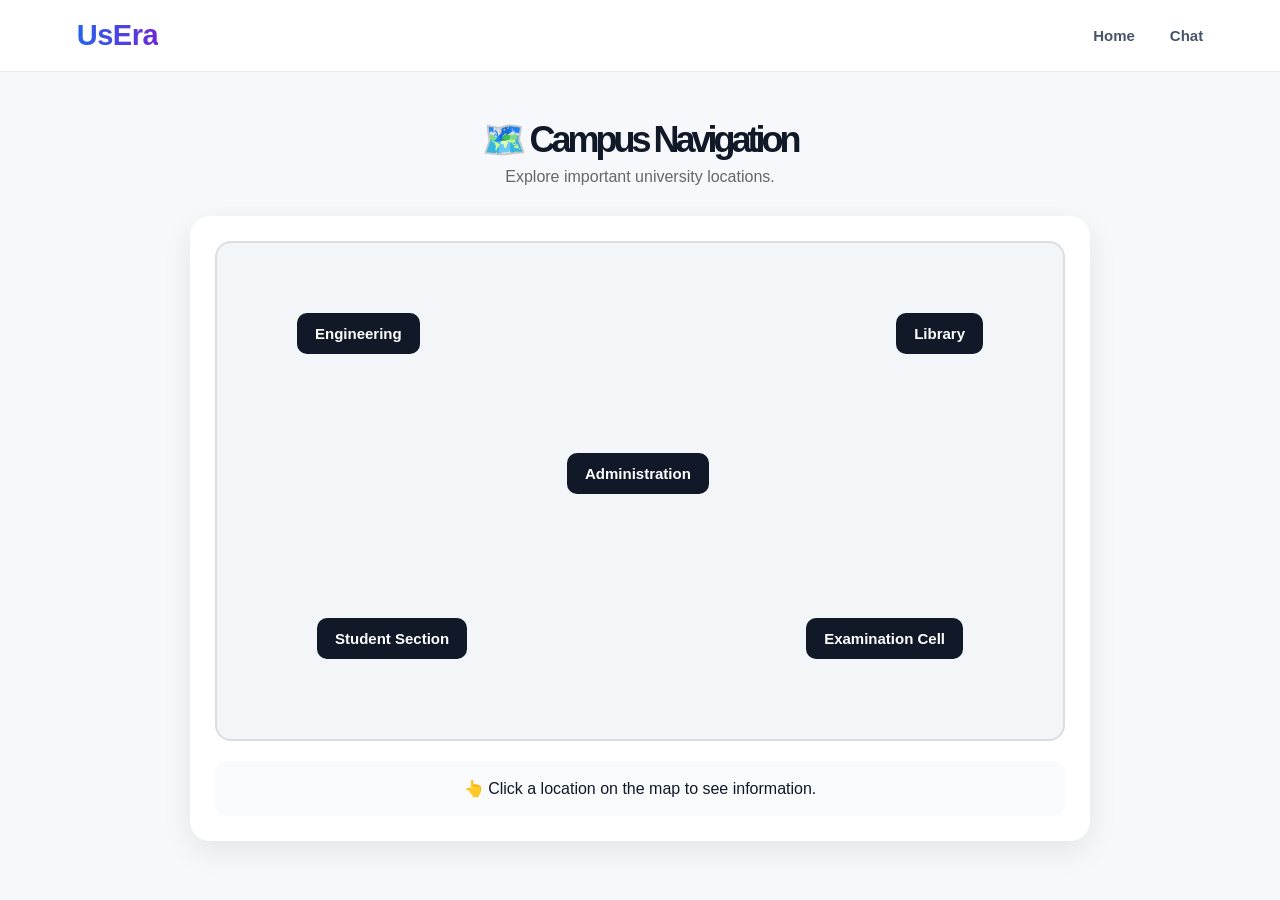
<file: campus.html>
<!DOCTYPE html>
<html lang="en">
<head>
    <meta charset="UTF-8">
    <meta name="viewport" content="width=device-width, initial-scale=1.0">

    <title>UsEra Campus Navigation</title>

    <link rel="stylesheet" href="style.css">

    <style>
        .campus-page {
            padding: 50px 20px;
            min-height: 80vh;
        }

        .campus-header {
            text-align: center;
            margin-bottom: 30px;
        }

        .campus-header h1 {
            font-size: 36px;
            margin-bottom: 10px;
        }

        .campus-header p {
            color: #666;
        }

        .map-container {
            max-width: 900px;
            margin: auto;
            background: white;
            border-radius: 20px;
            padding: 25px;
            box-shadow: 0 10px 30px rgba(0,0,0,0.08);
        }

        .campus-map {
            position: relative;
            height: 500px;
            background: #f3f6f9;
            border: 2px solid #ddd;
            border-radius: 16px;
            overflow: hidden;
        }

        .location {
            position: absolute;
            padding: 12px 18px;
            border: none;
            border-radius: 10px;
            background: #111827;
            color: white;
            cursor: pointer;
            font-weight: 600;
        }

        .location:hover {
            transform: scale(1.05);
        }

        .engineering {
            top: 70px;
            left: 80px;
        }

        .library {
            top: 70px;
            right: 80px;
        }

        .admin {
            top: 210px;
            left: 350px;
        }

        .student {
            bottom: 80px;
            left: 100px;
        }

        .exam {
            bottom: 80px;
            right: 100px;
        }

        #locationInfo {
            margin-top: 20px;
            padding: 18px;
            border-radius: 12px;
            background: #f8fafc;
            text-align: center;
            font-size: 16px;
        }
    </style>
</head>

<body>

<header>
    <div class="logo">UsEra</div>

    <nav>
        <a href="index.html">Home</a>
        <a href="chat.html">Chat</a>
    </nav>
</header>


<main class="campus-page">

    <div class="campus-header">
        <h1>🗺️ Campus Navigation</h1>
        <p>Explore important university locations.</p>
    </div>


    <div class="map-container">

        <div class="campus-map">

            <button class="location engineering"
                onclick="showLocation('Engineering')">
                Engineering
            </button>

            <button class="location library"
                onclick="showLocation('Library')">
                Library
            </button>

            <button class="location admin"
                onclick="showLocation('Administration')">
                Administration
            </button>

            <button class="location student"
                onclick="showLocation('Student Section')">
                Student Section
            </button>

            <button class="location exam"
                onclick="showLocation('Examination Cell')">
                Examination Cell
            </button>

        </div>


        <div id="locationInfo">
            👆 Click a location on the map to see information.
        </div>

    </div>

</main>


<script>

function showLocation(location) {

    const info = document.getElementById("locationInfo");

    const descriptions = {

        "Engineering":
            "Rai School of Engineering — a university academic school.",

        "Library":
            "Library & Learning Resources — academic learning resources for students.",

        "Administration":
            "University administration and academic support area.",

        "Student Section":
            "Student Section — student-related university services.",

        "Examination Cell":
            "Examination Cell — examination-related information and support."

    };

    info.innerText = descriptions[location];

}

</script>

</body>
</html>
</file>
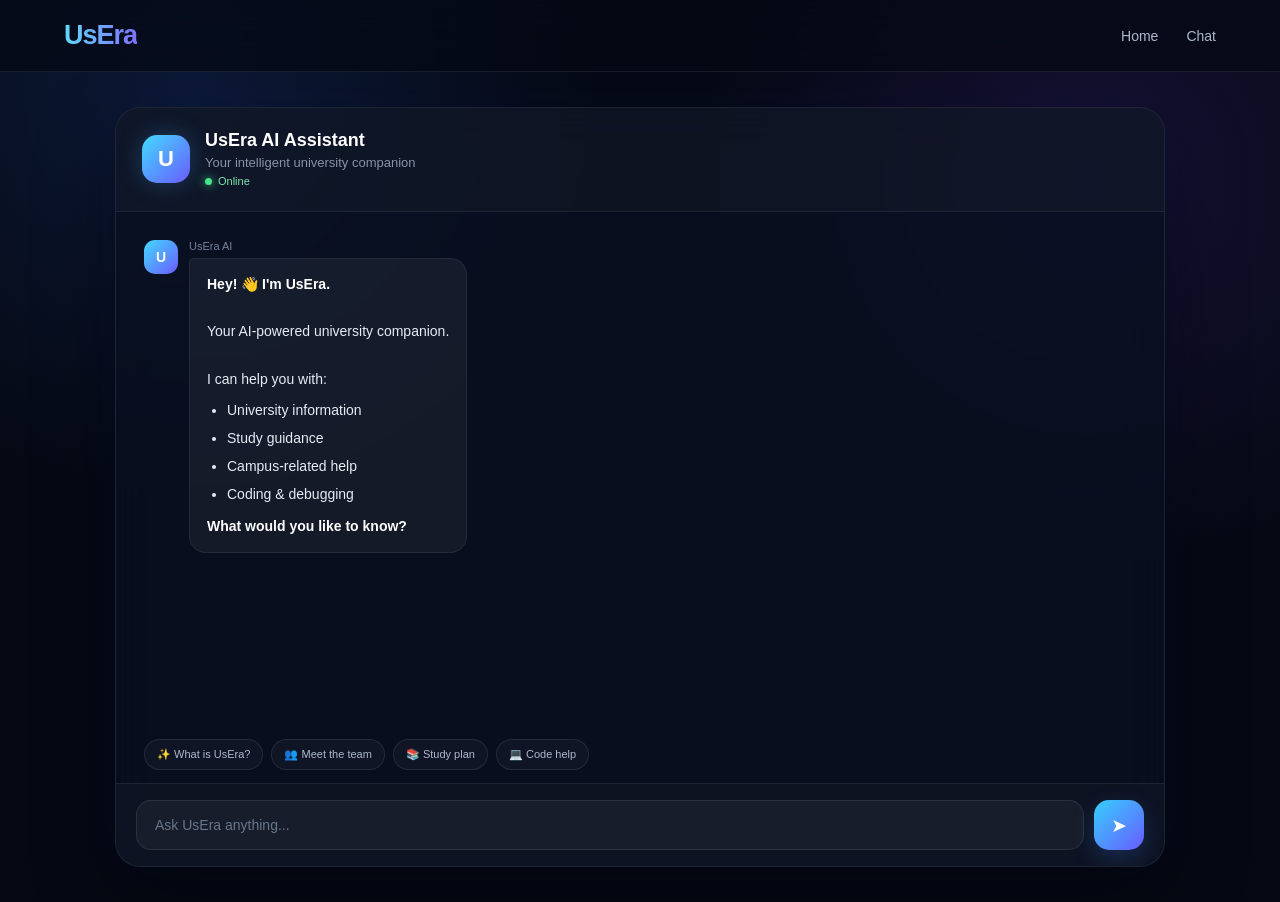
<file: chat.html>
<!DOCTYPE html>
<html lang="en">
<head>
    <meta charset="UTF-8">
    <meta name="viewport" content="width=device-width, initial-scale=1.0">

    <title>UsEra AI Assistant</title>

    <style>
        * {
            box-sizing: border-box;
            margin: 0;
            padding: 0;
        }

        body {
            font-family: Inter, Arial, sans-serif;
            background:
                radial-gradient(circle at 15% 10%, rgba(53, 120, 255, 0.15), transparent 30%),
                radial-gradient(circle at 85% 20%, rgba(130, 70, 255, 0.14), transparent 30%),
                #050914;
            color: #ffffff;
            min-height: 100vh;
        }

        /* ================= HEADER ================= */

        header {
            height: 72px;
            display: flex;
            align-items: center;
            justify-content: space-between;
            padding: 0 5%;
            border-bottom: 1px solid rgba(255,255,255,0.08);
            background: rgba(5, 9, 20, 0.72);
            backdrop-filter: blur(18px);
            position: sticky;
            top: 0;
            z-index: 100;
        }

        .logo {
            font-size: 27px;
            font-weight: 800;
            letter-spacing: -1px;
            background: linear-gradient(90deg, #62d9ff, #7c72ff);
            background-clip: text;
            -webkit-background-clip: text;
            -webkit-text-fill-color: transparent;
        }

        nav {
            display: flex;
            gap: 28px;
        }

        nav a {
            color: #aeb8cc;
            text-decoration: none;
            font-size: 14px;
            transition: 0.25s;
        }

        nav a:hover {
            color: white;
        }

        /* ================= CHAT PAGE ================= */

        .chat-page {
            width: 100%;
            min-height: calc(100vh - 72px);
            display: flex;
            justify-content: center;
            padding: 35px 18px;
        }

        .chat-container {
            width: 100%;
            max-width: 1050px;
            height: calc(100vh - 140px);
            min-height: 600px;

            display: flex;
            flex-direction: column;

            background: rgba(10, 16, 32, 0.78);
            border: 1px solid rgba(255,255,255,0.09);
            border-radius: 25px;

            box-shadow:
                0 30px 80px rgba(0,0,0,0.45),
                0 0 60px rgba(55,110,255,0.06);

            overflow: hidden;
            backdrop-filter: blur(20px);
        }

        /* ================= CHAT TITLE ================= */

        .chat-title {
            display: flex;
            align-items: center;
            gap: 15px;
            padding: 22px 26px;

            border-bottom: 1px solid rgba(255,255,255,0.07);

            background: rgba(255,255,255,0.025);
        }

        .ai-avatar {
            width: 48px;
            height: 48px;
            border-radius: 15px;

            display: flex;
            align-items: center;
            justify-content: center;

            font-size: 22px;
            font-weight: 800;

            background: linear-gradient(135deg, #43d9ff, #695cff);

            box-shadow:
                0 0 25px rgba(73, 177, 255, 0.25);
        }

        .chat-title h1 {
            font-size: 18px;
            margin-bottom: 4px;
        }

        .chat-title p {
            font-size: 13px;
            color: #8793aa;
        }

        .online {
            display: inline-flex;
            align-items: center;
            gap: 6px;
            margin-top: 5px;
            font-size: 11px;
            color: #7de6b0;
        }

        .online-dot {
            width: 7px;
            height: 7px;
            border-radius: 50%;
            background: #45e58b;
            box-shadow: 0 0 10px #45e58b;
        }

        /* ================= MESSAGES ================= */

        .messages {
            flex: 1;
            overflow-y: auto;
            padding: 28px;
            scroll-behavior: smooth;
        }

        .messages::-webkit-scrollbar {
            width: 6px;
        }

        .messages::-webkit-scrollbar-thumb {
            background: rgba(255,255,255,0.12);
            border-radius: 20px;
        }

        .message-row {
            display: flex;
            gap: 11px;
            margin-bottom: 22px;
            animation: messageIn 0.3s ease;
        }

        .message-row.user {
            justify-content: flex-end;
        }

        .mini-avatar {
            width: 34px;
            height: 34px;
            min-width: 34px;

            border-radius: 11px;

            display: flex;
            align-items: center;
            justify-content: center;

            font-size: 14px;
            font-weight: 700;

            background: linear-gradient(135deg, #43d9ff, #695cff);
        }

        .user-avatar {
            background: linear-gradient(135deg, #6a6dff, #a75cff);
        }

        .message-content {
            max-width: 75%;
        }

        .message-name {
            font-size: 11px;
            color: #76839a;
            margin-bottom: 6px;
        }

        .message {
            padding: 14px 17px;
            border-radius: 17px;

            font-size: 14px;
            line-height: 1.7;

            word-wrap: break-word;
        }

        .ai-message {
            background: rgba(255,255,255,0.055);
            border: 1px solid rgba(255,255,255,0.07);
            border-top-left-radius: 5px;
            color: #e7ebf3;
        }

        .user-message {
            background: linear-gradient(135deg, #276fff, #6756ee);
            border-top-right-radius: 5px;
            box-shadow: 0 8px 25px rgba(52, 100, 255, 0.16);
        }

        /* ================= AI TEXT ================= */

        .ai-message strong {
            color: white;
            font-weight: 700;
        }

        .ai-message h3 {
            font-size: 15px;
            color: #8edfff;
            margin: 4px 0 9px;
        }

        .ai-message ul {
            padding-left: 20px;
            margin: 8px 0;
        }

        .ai-message li {
            margin: 4px 0;
        }

        /* ================= CODE ================= */

        .code-wrapper {
            margin-top: 12px;
            border: 1px solid rgba(255,255,255,0.08);
            border-radius: 12px;
            overflow: hidden;
            background: #03060d;
        }

        .code-top {
            display: flex;
            align-items: center;
            justify-content: space-between;
            padding: 8px 12px;
            background: rgba(255,255,255,0.045);
            color: #8793aa;
            font-size: 11px;
        }

        .copy-code {
            border: none;
            background: rgba(255,255,255,0.08);
            color: #cdd6e8;
            padding: 5px 9px;
            border-radius: 7px;
            cursor: pointer;
            font-size: 11px;
        }

        .copy-code:hover {
            background: rgba(255,255,255,0.14);
        }

        pre {
            padding: 14px;
            overflow-x: auto;
            color: #dce5f7;
            font-size: 12px;
            line-height: 1.6;
        }

        code {
            font-family: Consolas, monospace;
        }

        /* ================= COPY RESPONSE ================= */

        .message-actions {
            margin-top: 7px;
        }

        .copy-response {
            border: none;
            background: transparent;
            color: #66748d;
            cursor: pointer;
            font-size: 11px;
            padding: 3px 0;
        }

        .copy-response:hover {
            color: #aeb9cd;
        }

        /* ================= THINKING ================= */

        .thinking {
            display: flex;
            align-items: center;
            gap: 5px;
        }

        .thinking span {
            width: 6px;
            height: 6px;
            border-radius: 50%;
            background: #7d8cff;
            animation: thinking 1.2s infinite;
        }

        .thinking span:nth-child(2) {
            animation-delay: 0.2s;
        }

        .thinking span:nth-child(3) {
            animation-delay: 0.4s;
        }

        @keyframes thinking {
            0%, 60%, 100% {
                transform: translateY(0);
                opacity: 0.4;
            }

            30% {
                transform: translateY(-5px);
                opacity: 1;
            }
        }

        @keyframes messageIn {
            from {
                opacity: 0;
                transform: translateY(8px);
            }

            to {
                opacity: 1;
                transform: translateY(0);
            }
        }

        /* ================= QUICK PROMPTS ================= */

        .quick-prompts {
            display: flex;
            gap: 8px;
            overflow-x: auto;
            padding: 0 28px 13px;
        }

        .quick-prompts::-webkit-scrollbar {
            display: none;
        }

        .quick-btn {
            white-space: nowrap;
            padding: 8px 12px;
            border-radius: 20px;

            border: 1px solid rgba(255,255,255,0.09);
            background: rgba(255,255,255,0.035);

            color: #aeb9cd;
            font-size: 11px;
            cursor: pointer;
            transition: 0.25s;
        }

        .quick-btn:hover {
            color: white;
            border-color: rgba(92,160,255,0.5);
            background: rgba(66,116,255,0.10);
        }

        /* ================= INPUT ================= */

        .chat-box {
            display: flex;
            align-items: center;
            gap: 10px;

            padding: 16px 20px;

            border-top: 1px solid rgba(255,255,255,0.07);
            background: rgba(255,255,255,0.025);
        }

        .chat-box input {
            flex: 1;

            height: 50px;
            padding: 0 18px;

            border-radius: 15px;
            border: 1px solid rgba(255,255,255,0.09);

            background: rgba(255,255,255,0.045);
            color: white;

            outline: none;
            font-size: 14px;

            transition: 0.25s;
        }

        .chat-box input:focus {
            border-color: rgba(91,155,255,0.6);
            box-shadow: 0 0 0 3px rgba(65,120,255,0.08);
        }

        .chat-box input::placeholder {
            color: #69758a;
        }

        .send-button {
            width: 50px;
            height: 50px;

            border: none;
            border-radius: 15px;

            cursor: pointer;

            color: white;
            font-size: 19px;

            background: linear-gradient(135deg, #35cfff, #695cff);

            box-shadow: 0 8px 22px rgba(62,130,255,0.22);

            transition: 0.2s;
        }

        .send-button:hover {
            transform: translateY(-2px);
            box-shadow: 0 12px 28px rgba(62,130,255,0.32);
        }

        .send-button:active {
            transform: scale(0.95);
        }

        /* ================= RESPONSIVE ================= */

        @media (max-width: 700px) {

            header {
                padding: 0 20px;
            }

            nav {
                gap: 15px;
            }

            .chat-page {
                padding: 0;
            }

            .chat-container {
                height: calc(100vh - 72px);
                min-height: 0;
                border-radius: 0;
                border-left: none;
                border-right: none;
            }

            .messages {
                padding: 20px 15px;
            }

            .quick-prompts {
                padding-left: 15px;
                padding-right: 15px;
            }

            .message-content {
                max-width: 86%;
            }

            .chat-title {
                padding: 17px;
            }

            .chat-box {
                padding: 12px;
            }
        }
    </style>
</head>

<body>

<header>

    <div class="logo">UsEra</div>

    <nav>
        <a href="index.html">Home</a>
        <a href="chat.html">Chat</a>
    </nav>

</header>


<main class="chat-page">

    <div class="chat-container">

        <!-- CHAT HEADER -->

        <div class="chat-title">

            <div class="ai-avatar">
                U
            </div>

            <div>

                <h1>UsEra AI Assistant</h1>

                <p>Your intelligent university companion</p>

                <div class="online">
                    <span class="online-dot"></span>
                    Online
                </div>

            </div>

        </div>


        <!-- MESSAGES -->

        <div class="messages" id="messages">

            <div class="message-row">

                <div class="mini-avatar">
                    U
                </div>

                <div class="message-content">

                    <div class="message-name">
                        UsEra AI
                    </div>

                    <div class="message ai-message">

                        <strong>Hey! 👋 I'm UsEra.</strong>

                        <br><br>

                        Your AI-powered university companion.

                        <br><br>

                        I can help you with:

                        <ul>
                            <li>University information</li>
                            <li>Study guidance</li>
                            <li>Campus-related help</li>
                            <li>Coding & debugging</li>
                        </ul>

                        <strong>What would you like to know?</strong>

                    </div>

                </div>

            </div>

        </div>


        <!-- QUICK PROMPTS -->

        <div class="quick-prompts">

            <button class="quick-btn"
                onclick="usePrompt('Tell me about UsEra')">
                ✨ What is UsEra?
            </button>

            <button class="quick-btn"
                onclick="usePrompt('Who created UsEra?')">
                👥 Meet the team
            </button>

            <button class="quick-btn"
                onclick="usePrompt('Help me create a study plan')">
                📚 Study plan
            </button>

            <button class="quick-btn"
                onclick="usePrompt('Help me fix a coding error')">
                💻 Code help
            </button>

        </div>


        <!-- INPUT -->

        <div class="chat-box">

            <input
                type="text"
                id="userInput"
                placeholder="Ask UsEra anything..."
                autocomplete="off"
                onkeydown="handleEnter(event)"
            >

            <button
                class="send-button"
                onclick="sendMessage()"
                aria-label="Send message"
            >
                ➤
            </button>

        </div>

    </div>

</main>


<script>

    // ===============================
    // SEND MESSAGE
    // ===============================

    async function sendMessage() {

        const input = document.getElementById("userInput");
        const messages = document.getElementById("messages");

        const text = input.value.trim();

        if (text === "") {
            return;
        }


        // Show user message

        addUserMessage(text);

        input.value = "";

        input.focus();


        // Show thinking animation

        const thinkingMessage = document.createElement("div");

        thinkingMessage.className = "message-row";
        thinkingMessage.id = "thinkingMessage";

        thinkingMessage.innerHTML = `

            <div class="mini-avatar">
                U
            </div>

            <div class="message-content">

                <div class="message-name">
                    UsEra AI
                </div>

                <div class="message ai-message">

                    <div class="thinking">
                        <span></span>
                        <span></span>
                        <span></span>

                        <span style="
                            width:auto;
                            height:auto;
                            background:none;
                            margin-left:5px;
                            opacity:0.7;
                        ">
                            Thinking...
                        </span>

                    </div>

                </div>

            </div>
        `;

        messages.appendChild(thinkingMessage);

        scrollToBottom();


        try {

            const response = await fetch("/chat", {

                method: "POST",

                headers: {
                    "Content-Type": "application/json"
                },

                body: JSON.stringify({
                    message: text
                })

            });


            if (!response.ok) {
                throw new Error("Server error");
            }


            const data = await response.json();


            // Remove thinking

            thinkingMessage.remove();


            // Show AI response

            addAIMessage(data.reply);


        }

        catch (error) {

            thinkingMessage.remove();

            addAIMessage(
                "Sorry, I couldn't connect to the UsEra AI server right now. Please try again."
            );

            console.error(error);

        }

    }


    // ===============================
    // USER MESSAGE
    // ===============================

    function addUserMessage(text) {

        const messages = document.getElementById("messages");

        const row = document.createElement("div");

        row.className = "message-row user";

        row.innerHTML = `

            <div class="message-content">

                <div class="message-name" style="text-align:right;">
                    You
                </div>

                <div class="message user-message">
                    ${escapeHTML(text)}
                </div>

            </div>

            <div class="mini-avatar user-avatar">
                You
            </div>

        `;

        messages.appendChild(row);

        scrollToBottom();

    }


    // ===============================
    // AI MESSAGE
    // ===============================

    function addAIMessage(text) {

        const messages = document.getElementById("messages");

        const row = document.createElement("div");

        row.className = "message-row";

        row.innerHTML = `

            <div class="mini-avatar">
                U
            </div>

            <div class="message-content">

                <div class="message-name">
                    UsEra AI
                </div>

                <div class="message ai-message">

                    ${formatAIResponse(text)}

                </div>

                <div class="message-actions">

                    <button
                        class="copy-response"
                        onclick="copyText(this)"
                    >
                        📋 Copy response
                    </button>

                </div>

            </div>

        `;

        messages.appendChild(row);

        scrollToBottom();

    }


    // ===============================
    // AI RESPONSE FORMATTER
    // ===============================

    function formatAIResponse(text) {

        let safe = escapeHTML(text);


        // Code blocks

        safe = safe.replace(
            /```(?:\w+)?\n?([\s\S]*?)```/g,
            function(match, code) {

                const codeText = code.trim();

                const encoded = encodeURIComponent(codeText);

                return `

                    <div class="code-wrapper">

                        <div class="code-top">

                            <span>CODE</span>

                            <button
                                class="copy-code"
                                data-code="${encoded}"
                                onclick="copyCode(this)"
                            >
                                Copy
                            </button>

                        </div>

                        <pre><code>${codeText}</code></pre>

                    </div>

                `;

            }
        );


        // Headings

        safe = safe.replace(
            /^### (.*)$/gm,
            "<h3>$1</h3>"
        );


        // Bold

        safe = safe.replace(
            /\*\*(.*?)\*\*/g,
            "<strong>$1</strong>"
        );


        // Bullet points

        safe = safe.replace(
            /^[-•] (.*)$/gm,
            "<li>$1</li>"
        );


        safe = safe.replace(
            /(<li>.*<\/li>)/gs,
            "<ul>$1</ul>"
        );


        // Line breaks

        safe = safe.replace(
            /\n/g,
            "<br>"
        );


        return safe;

    }


    // ===============================
    // QUICK PROMPT
    // ===============================

    function usePrompt(prompt) {

        const input = document.getElementById("userInput");

        input.value = prompt;

        input.focus();

        sendMessage();

    }


    // ===============================
    // COPY RESPONSE
    // ===============================

    function copyText(button) {

        const message =
            button
            .closest(".message-content")
            .querySelector(".ai-message")
            .innerText;

        navigator.clipboard.writeText(message);

        button.innerText = "✓ Copied";

        setTimeout(function() {
            button.innerText = "📋 Copy response";
        }, 1500);

    }


    // ===============================
    // COPY CODE
    // ===============================

    function copyCode(button) {

        const code =
            decodeURIComponent(button.dataset.code);

        navigator.clipboard.writeText(code);

        button.innerText = "✓ Copied";

        setTimeout(function() {
            button.innerText = "Copy";
        }, 1500);

    }


    // ===============================
    // ENTER KEY
    // ===============================

    function handleEnter(event) {

        if (event.key === "Enter") {

            event.preventDefault();

            sendMessage();

        }

    }


    // ===============================
    // SCROLL
    // ===============================

    function scrollToBottom() {

        const messages =
            document.getElementById("messages");

        setTimeout(function() {

            messages.scrollTop =
                messages.scrollHeight;

        }, 50);

    }


    // ===============================
    // SECURITY
    // ===============================

    function escapeHTML(text) {

        const div = document.createElement("div");

        div.innerText = text;

        return div.innerHTML;

    }

</script>

</body>
</html>
</file>
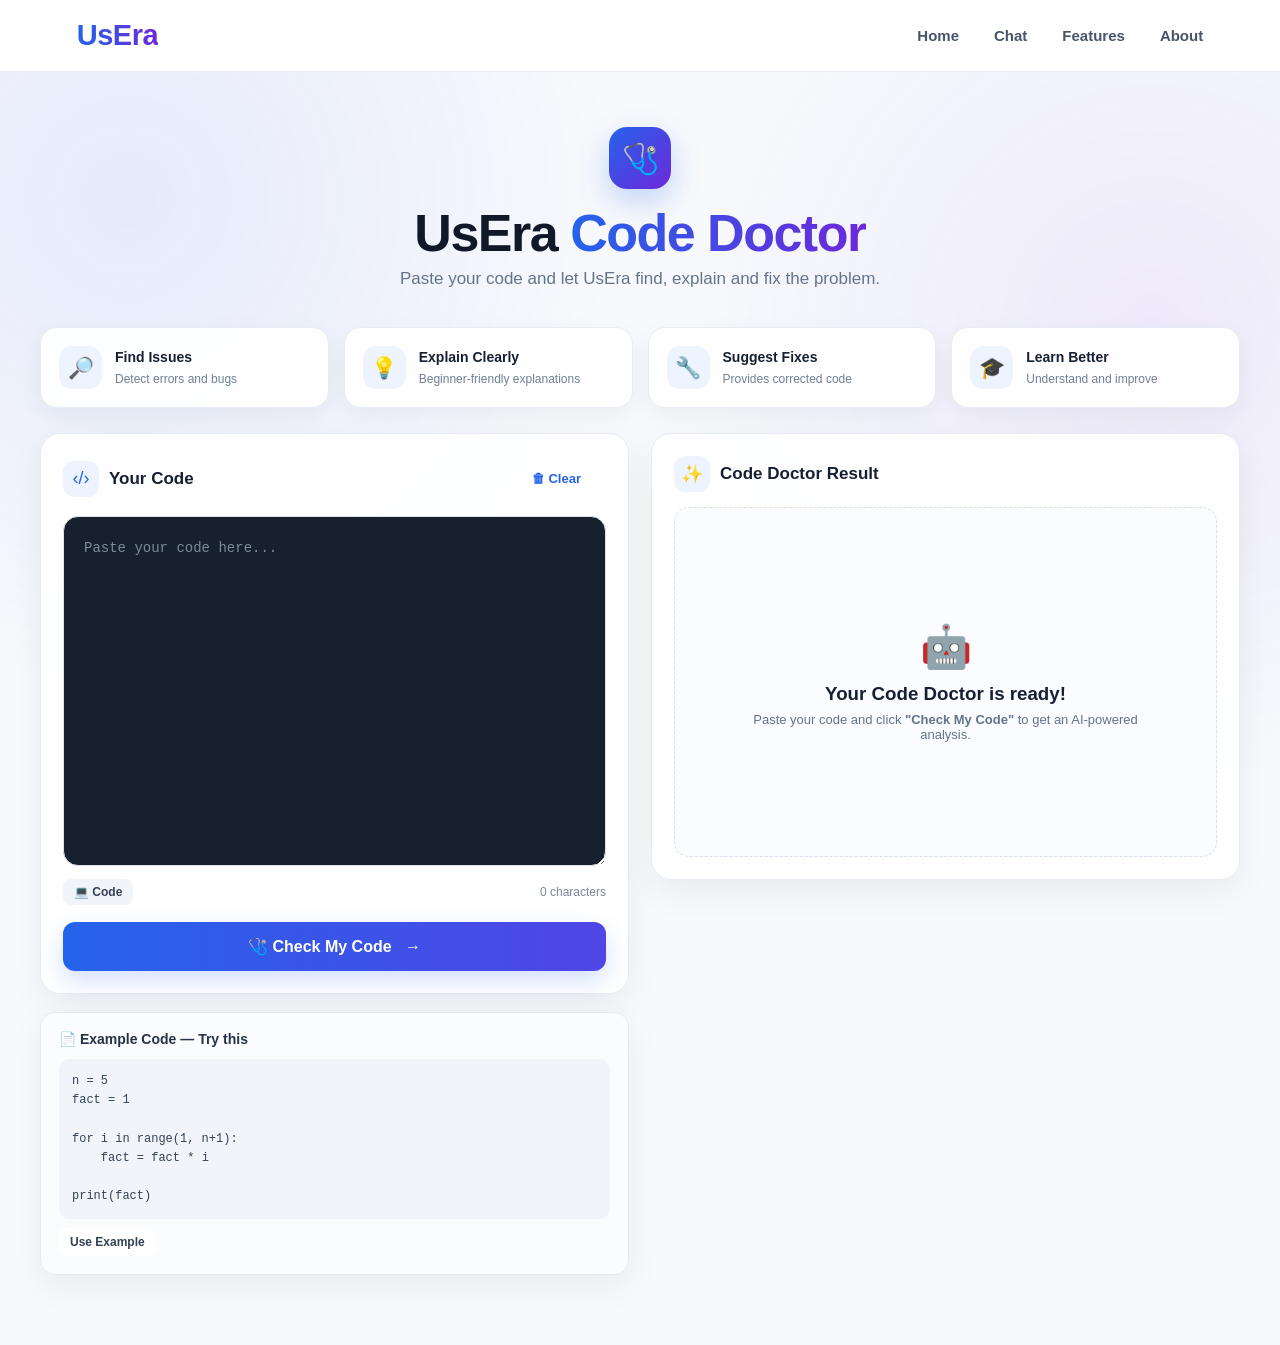
<file: code-doctor.html>
<!DOCTYPE html>
<html lang="en">

<head>
    <meta charset="UTF-8">
    <meta name="viewport" content="width=device-width, initial-scale=1.0">

    <title>UsEra Code Doctor</title>

    <link rel="stylesheet" href="style.css">

    <style>
        /* ================================
           CODE DOCTOR PAGE
        ================================= */

        .doctor-page {
            min-height: 100vh;
            padding: 55px 20px 70px;
            background:
                radial-gradient(circle at 10% 10%, rgba(76, 110, 245, 0.10), transparent 30%),
                radial-gradient(circle at 90% 20%, rgba(124, 58, 237, 0.08), transparent 30%),
                #f7f9fc;
        }

        /* Header */

        .doctor-header {
            text-align: center;
            max-width: 800px;
            margin: 0 auto 38px;
        }

        .doctor-icon {
            display: inline-flex;
            align-items: center;
            justify-content: center;
            width: 62px;
            height: 62px;
            border-radius: 18px;
            background: linear-gradient(135deg, #2563eb, #6d28d9);
            color: white;
            font-size: 30px;
            box-shadow: 0 12px 30px rgba(37, 99, 235, 0.25);
            margin-bottom: 18px;
        }

        .doctor-header h1 {
            margin: 0 0 10px;
            font-size: clamp(34px, 5vw, 52px);
            letter-spacing: -1.5px;
            color: #111827;
        }

        .doctor-title-gradient {
            background: linear-gradient(90deg, #2563eb, #6d28d9);
            -webkit-background-clip: text;
            background-clip: text;
            -webkit-text-fill-color: transparent;
        }

        .doctor-header p {
            margin: 0;
            color: #64748b;
            font-size: 17px;
        }

        /* Feature highlights */

        .doctor-highlights {
            max-width: 1200px;
            margin: 0 auto 25px;
            display: grid;
            grid-template-columns: repeat(4, 1fr);
            gap: 15px;
        }

        .highlight-card {
            background: rgba(255, 255, 255, 0.92);
            border: 1px solid #e8edf5;
            border-radius: 17px;
            padding: 18px;
            display: flex;
            align-items: center;
            gap: 13px;
            box-shadow: 0 8px 25px rgba(15, 23, 42, 0.05);
        }

        .highlight-icon {
            width: 43px;
            height: 43px;
            min-width: 43px;
            border-radius: 13px;
            display: flex;
            align-items: center;
            justify-content: center;
            font-size: 21px;
            background: #eef4ff;
        }

        .highlight-card strong {
            display: block;
            color: #172033;
            font-size: 14px;
            margin-bottom: 4px;
        }

        .highlight-card span {
            color: #718096;
            font-size: 12px;
        }

        /* Main layout */

        .doctor-layout {
            max-width: 1200px;
            margin: auto;
            display: grid;
            grid-template-columns: 1fr 1fr;
            gap: 22px;
            align-items: start;
        }

        .doctor-box {
            background: rgba(255, 255, 255, 0.95);
            border: 1px solid #e7ebf2;
            border-radius: 20px;
            padding: 22px;
            box-shadow: 0 12px 35px rgba(15, 23, 42, 0.06);
        }

        .box-heading {
            display: flex;
            justify-content: space-between;
            align-items: center;
            margin-bottom: 15px;
        }

        .box-heading-left {
            display: flex;
            align-items: center;
            gap: 10px;
        }

        .box-heading-icon {
            width: 36px;
            height: 36px;
            border-radius: 11px;
            display: flex;
            align-items: center;
            justify-content: center;
            background: #edf4ff;
            color: #2563eb;
            font-size: 18px;
        }

        .box-heading h2 {
            font-size: 17px;
            margin: 0;
            color: #172033;
        }

        .clear-btn {
            border: none;
            background: transparent;
            color: #2563eb;
            cursor: pointer;
            font-weight: 600;
            font-size: 13px;
        }

        .clear-btn:hover {
            color: #1d4ed8;
        }

        /* Code editor */

        .editor-wrapper {
            position: relative;
        }

        .code-input {
            width: 100%;
            min-height: 350px;
            padding: 20px;
            box-sizing: border-box;
            border: 1px solid #dce3ed;
            border-radius: 15px;
            background: #17202d;
            color: #e5edf8;
            font-family: Consolas, "Courier New", monospace;
            font-size: 14px;
            line-height: 1.65;
            resize: vertical;
            outline: none;
            tab-size: 4;
        }

        .code-input::placeholder {
            color: #7d8a9d;
        }

        .code-input:focus {
            border-color: #4f7cff;
            box-shadow: 0 0 0 4px rgba(79, 124, 255, 0.10);
        }

        .editor-footer {
            display: flex;
            justify-content: space-between;
            align-items: center;
            margin-top: 9px;
            color: #7b8798;
            font-size: 12px;
        }

        .language-badge {
            padding: 6px 11px;
            border-radius: 8px;
            background: #f1f5f9;
            color: #334155;
            font-weight: 600;
        }

        /* Main button */

        .doctor-button {
            width: 100%;
            margin-top: 17px;
            padding: 15px 20px;
            border: none;
            border-radius: 12px;
            background: linear-gradient(90deg, #2563eb, #4f46e5);
            color: white;
            font-size: 16px;
            font-weight: 700;
            cursor: pointer;
            transition: 0.25s ease;
            box-shadow: 0 10px 25px rgba(37, 99, 235, 0.20);
        }

        .doctor-button:hover {
            transform: translateY(-2px);
            box-shadow: 0 14px 30px rgba(37, 99, 235, 0.28);
        }

        .doctor-button:disabled {
            opacity: 0.7;
            cursor: wait;
            transform: none;
        }

        /* Example box */

        .example-box {
            margin-top: 18px;
            padding: 18px;
            border: 1px solid #e5eaf2;
            border-radius: 15px;
            background: #fbfcfe;
        }

        .example-title {
            font-weight: 700;
            color: #263247;
            font-size: 14px;
            margin-bottom: 12px;
        }

        .example-code {
            background: #f1f5f9;
            border-radius: 11px;
            padding: 13px;
            color: #334155;
            font-family: Consolas, monospace;
            font-size: 12px;
            line-height: 1.6;
            white-space: pre-wrap;
        }

        /* Result area */

        .result {
            min-height: 350px;
        }

        .result-placeholder {
            min-height: 350px;
            display: flex;
            flex-direction: column;
            justify-content: center;
            align-items: center;
            text-align: center;
            color: #64748b;
            border: 1px dashed #d7dfeb;
            border-radius: 15px;
            background: #fafcff;
            padding: 20px;
            box-sizing: border-box;
        }

        .result-placeholder .big-icon {
            font-size: 42px;
            margin-bottom: 12px;
        }

        .result-placeholder h3 {
            margin: 0 0 7px;
            color: #172033;
        }

        .result-placeholder p {
            margin: 0;
            font-size: 13px;
            max-width: 400px;
        }

        /* Loading */

        .loading-box {
            min-height: 350px;
            display: flex;
            flex-direction: column;
            justify-content: center;
            align-items: center;
            text-align: center;
            color: #64748b;
        }

        .loader {
            width: 42px;
            height: 42px;
            border: 4px solid #dbe5ff;
            border-top-color: #2563eb;
            border-radius: 50%;
            animation: spin 0.8s linear infinite;
            margin-bottom: 15px;
        }

        @keyframes spin {
            to {
                transform: rotate(360deg);
            }
        }

        /* AI Result cards */

        .ai-result {
            display: flex;
            flex-direction: column;
            gap: 12px;
        }

        .result-status {
            padding: 14px 16px;
            border-radius: 13px;
            background: #ecfdf5;
            border: 1px solid #c8f1dc;
            color: #087443;
            font-weight: 700;
        }

        .result-section {
            border-radius: 13px;
            padding: 16px;
            border: 1px solid;
        }

        .result-section h3 {
            margin: 0 0 9px;
            font-size: 14px;
        }

        .result-section-content {
            color: #3f4c61;
            font-size: 13px;
            line-height: 1.7;
        }

        .section-purpose {
            background: #eff6ff;
            border-color: #cfe0ff;
        }

        .section-purpose h3 {
            color: #1d4ed8;
        }

        .section-error {
            background: #fff1f2;
            border-color: #ffd2d7;
        }

        .section-error h3 {
            color: #dc2626;
        }

        .section-code {
            background: #ecfdf5;
            border-color: #c7f1d9;
        }

        .section-code h3 {
            color: #059669;
        }

        .section-explanation {
            background: #f5f3ff;
            border-color: #ddd6fe;
        }

        .section-explanation h3 {
            color: #6d28d9;
        }

        .section-tips {
            background: #fffbeb;
            border-color: #fde7a9;
        }

        .section-tips h3 {
            color: #b45309;
        }

        .ai-code {
            margin-top: 10px;
            padding: 15px;
            border-radius: 10px;
            background: #17202d;
            color: #e5edf8;
            overflow-x: auto;
            font-family: Consolas, "Courier New", monospace;
            font-size: 12px;
            line-height: 1.65;
            white-space: pre-wrap;
        }

        .copy-code {
            margin-top: 9px;
            border: none;
            border-radius: 8px;
            padding: 7px 11px;
            background: white;
            color: #334155;
            font-size: 12px;
            font-weight: 600;
            cursor: pointer;
        }

        .copy-code:hover {
            background: #f1f5f9;
        }

        .error-message {
            min-height: 350px;
            display: flex;
            align-items: center;
            justify-content: center;
            text-align: center;
            color: #dc2626;
            background: #fff5f5;
            border: 1px solid #fecaca;
            border-radius: 15px;
            padding: 20px;
            box-sizing: border-box;
        }

        /* Responsive */

        @media (max-width: 950px) {
            .doctor-highlights {
                grid-template-columns: repeat(2, 1fr);
            }

            .doctor-layout {
                grid-template-columns: 1fr;
            }
        }

        @media (max-width: 600px) {
            .doctor-page {
                padding: 35px 14px 50px;
            }

            .doctor-highlights {
                grid-template-columns: 1fr;
            }

            .doctor-box {
                padding: 15px;
            }

            .code-input {
                min-height: 280px;
            }

            .result-placeholder,
            .loading-box {
                min-height: 280px;
            }
        }
    </style>
</head>

<body>

<header>
    <div class="logo">UsEra</div>

    <nav>
        <a href="index.html">Home</a>
        <a href="chat.html">Chat</a>
        <a href="index.html#features">Features</a>
        <a href="index.html#about">About</a>
    </nav>
</header>


<main class="doctor-page">

    <!-- HERO -->

    <div class="doctor-header">

        <div class="doctor-icon">🩺</div>

        <h1>
            UsEra <span class="doctor-title-gradient">Code Doctor</span>
        </h1>

        <p>
            Paste your code and let UsEra find, explain and fix the problem.
        </p>

    </div>


    <!-- HIGHLIGHTS -->

    <div class="doctor-highlights">

        <div class="highlight-card">
            <div class="highlight-icon">🔎</div>
            <div>
                <strong>Find Issues</strong>
                <span>Detect errors and bugs</span>
            </div>
        </div>

        <div class="highlight-card">
            <div class="highlight-icon">💡</div>
            <div>
                <strong>Explain Clearly</strong>
                <span>Beginner-friendly explanations</span>
            </div>
        </div>

        <div class="highlight-card">
            <div class="highlight-icon">🔧</div>
            <div>
                <strong>Suggest Fixes</strong>
                <span>Provides corrected code</span>
            </div>
        </div>

        <div class="highlight-card">
            <div class="highlight-icon">🎓</div>
            <div>
                <strong>Learn Better</strong>
                <span>Understand and improve</span>
            </div>
        </div>

    </div>


    <!-- MAIN -->

    <div class="doctor-layout">

        <!-- LEFT SIDE -->

        <div>

            <div class="doctor-box">

                <div class="box-heading">

                    <div class="box-heading-left">
                        <div class="box-heading-icon">‹/›</div>
                        <h2>Your Code</h2>
                    </div>

                    <button class="clear-btn" onclick="clearCode()">
                        🗑 Clear
                    </button>

                </div>


                <div class="editor-wrapper">

                    <textarea
                        id="codeInput"
                        class="code-input"
                        placeholder="Paste your code here..."
                        spellcheck="false"
                    ></textarea>

                </div>


                <div class="editor-footer">
                    <span class="language-badge">💻 Code</span>
                    <span id="charCount">0 characters</span>
                </div>


                <button
                    id="checkButton"
                    class="doctor-button"
                    onclick="checkCode()"
                >
                    🩺 Check My Code &nbsp; →
                </button>

            </div>


            <!-- EXAMPLE -->

            <div class="doctor-box example-box">

                <div class="example-title">
                    📄 Example Code — Try this
                </div>

                <div class="example-code">n = 5
fact = 1

for i in range(1, n+1):
    fact = fact * i

print(fact)</div>

                <button
                    class="copy-code"
                    onclick="useExample()"
                >
                    Use Example
                </button>

            </div>

        </div>


        <!-- RIGHT SIDE -->

        <div class="doctor-box">

            <div class="box-heading">

                <div class="box-heading-left">
                    <div class="box-heading-icon">✨</div>
                    <h2>Code Doctor Result</h2>
                </div>

            </div>


            <div id="result">

                <div class="result-placeholder">

                    <div class="big-icon">🤖</div>

                    <h3>Your Code Doctor is ready!</h3>

                    <p>
                        Paste your code and click
                        <b>"Check My Code"</b> to get an AI-powered
                        analysis.
                    </p>

                </div>

            </div>

        </div>

    </div>

</main>


<script>

    const codeInput = document.getElementById("codeInput");
    const result = document.getElementById("result");
    const charCount = document.getElementById("charCount");
    const checkButton = document.getElementById("checkButton");


    /* Character counter */

    codeInput.addEventListener("input", function () {
        charCount.innerText = this.value.length + " characters";
    });


    /* Clear code */

    function clearCode() {

        codeInput.value = "";

        charCount.innerText = "0 characters";

        result.innerHTML = `
            <div class="result-placeholder">
                <div class="big-icon">🤖</div>
                <h3>Your Code Doctor is ready!</h3>
                <p>
                    Paste your code and click
                    <b>"Check My Code"</b> to get an AI-powered analysis.
                </p>
            </div>
        `;
    }


    /* Example code */

    function useExample() {

        codeInput.value = `n = 5
fact = 1

for i in range(1, n+1):
    fact = fact * i

print(fact)`;

        charCount.innerText =
            codeInput.value.length + " characters";

        codeInput.focus();
    }


    /* Escape HTML safely */

    function escapeHTML(text) {

        return text
            .replace(/&/g, "&amp;")
            .replace(/</g, "&lt;")
            .replace(/>/g, "&gt;")
            .replace(/"/g, "&quot;")
            .replace(/'/g, "&#039;");
    }


    /* Convert AI reply into beautiful sections */

    function formatAIReply(reply) {

        const safeReply = escapeHTML(reply);

        const parts = safeReply.split(
            /(?=1\.\s*What the code is trying to do|2\.\s*Errors or problems|3\.\s*Corrected code|4\.\s*A simple beginner-friendly explanation|5\.\s*Tips for improvement)/i
        );

        let html = `
            <div class="ai-result">

                <div class="result-status">
                    ✅ Analysis Complete!
                    <div style="font-size:12px;font-weight:500;margin-top:4px;">
                        Here's what UsEra found in your code.
                    </div>
                </div>
        `;

        parts.forEach(function (part) {

            const text = part.trim();

            if (!text) return;


            /* Section 1 */

            if (/^1\./.test(text)) {

                const content = text
                    .replace(/^1\.\s*What the code is trying to do\s*/i, "")
                    .trim();

                html += `
                    <div class="result-section section-purpose">
                        <h3>🎯 1. What the code is trying to do</h3>
                        <div class="result-section-content">
                            ${content.replace(/\n/g, "<br>")}
                        </div>
                    </div>
                `;
            }


            /* Section 2 */

            else if (/^2\./.test(text)) {

                const content = text
                    .replace(/^2\.\s*Errors or problems\s*/i, "")
                    .trim();

                html += `
                    <div class="result-section section-error">
                        <h3>🚨 2. Errors or problems</h3>
                        <div class="result-section-content">
                            ${content.replace(/\n/g, "<br>")}
                        </div>
                    </div>
                `;
            }


            /* Section 3 */

            else if (/^3\./.test(text)) {

                let content = text
                    .replace(/^3\.\s*Corrected code if needed\s*/i, "")
                    .replace(/^3\.\s*Corrected code\s*/i, "")
                    .trim();

                const codeMatch =
                    content.match(/```(?:[a-zA-Z0-9+#]*)?\s*([\s\S]*?)```/);

                if (codeMatch) {

                    const code = codeMatch[1].trim();

                    content = content
                        .replace(/```(?:[a-zA-Z0-9+#]*)?\s*[\s\S]*?```/, "")
                        .trim();

                    html += `
                        <div class="result-section section-code">

                            <h3>✅ 3. Corrected code</h3>

                            <div class="result-section-content">
                                ${content.replace(/\n/g, "<br>")}
                            </div>

                            <pre class="ai-code">${code}</pre>

                            <button
                                class="copy-code"
                                onclick="copyCode(this)"
                                data-code="${encodeURIComponent(code)}"
                            >
                                📋 Copy Code
                            </button>

                        </div>
                    `;

                } else {

                    html += `
                        <div class="result-section section-code">

                            <h3>✅ 3. Corrected code</h3>

                            <div class="result-section-content">
                                ${content.replace(/\n/g, "<br>")}
                            </div>

                        </div>
                    `;
                }
            }


            /* Section 4 */

            else if (/^4\./.test(text)) {

                const content = text
                    .replace(/^4\.\s*A simple beginner-friendly explanation\s*/i, "")
                    .replace(/^4\.\s*Explanation\s*/i, "")
                    .trim();

                html += `
                    <div class="result-section section-explanation">

                        <h3>📖 4. Beginner-friendly explanation</h3>

                        <div class="result-section-content">
                            ${content.replace(/\n/g, "<br>")}
                        </div>

                    </div>
                `;
            }


            /* Section 5 */

            else if (/^5\./.test(text)) {

                const content = text
                    .replace(/^5\.\s*Tips for improvement\s*/i, "")
                    .trim();

                html += `
                    <div class="result-section section-tips">

                        <h3>💡 5. Tips for improvement</h3>

                        <div class="result-section-content">
                            ${content.replace(/\n/g, "<br>")}
                        </div>

                    </div>
                `;
            }

        });


        html += `</div>`;

        return html;
    }


    /* Copy corrected code */

    function copyCode(button) {

        const code = decodeURIComponent(
            button.getAttribute("data-code")
        );

        navigator.clipboard.writeText(code);

        button.innerText = "✅ Copied!";

        setTimeout(function () {
            button.innerText = "📋 Copy Code";
        }, 1500);
    }


    /* Main Code Doctor */

    async function checkCode() {

        const code = codeInput.value.trim();

        if (code === "") {

            result.innerHTML = `
                <div class="error-message">
                    ⚠️ Please paste some code first.
                </div>
            `;

            return;
        }


        /* Loading */

        checkButton.disabled = true;
        checkButton.innerHTML = "🩺 Analyzing Code...";

        result.innerHTML = `
            <div class="loading-box">

                <div class="loader"></div>

                <h3>Code Doctor is analyzing...</h3>

                <p>
                    UsEra is checking your code for errors and improvements.
                </p>

            </div>
        `;


        const prompt = `
You are UsEra Code Doctor.

Analyze the following code for an IT student.

Please provide:

1. What the code is trying to do
2. Errors or problems
3. Corrected code if needed
4. A simple beginner-friendly explanation
5. Tips for improvement

Do not unnecessarily change working code.

Keep the explanation simple and clear.

CODE:

${code}
`;


        try {

            const response = await fetch(
                "/chat",
                {
                    method: "POST",

                    headers: {
                        "Content-Type": "application/json"
                    },

                    body: JSON.stringify({
                        message: prompt
                    })
                }
            );


            const data = await response.json();


            if (data.reply) {

                result.innerHTML =
                    formatAIReply(data.reply);

            } else {

                result.innerHTML = `
                    <div class="error-message">
                        ❌ UsEra could not generate a response.
                    </div>
                `;
            }


        } catch (error) {

            result.innerHTML = `
                <div class="error-message">
                    ❌ Could not connect to UsEra AI server.
                    <br><br>
                    Please make sure <b>server.py</b> is running.
                </div>
            `;

            console.error(error);

        } finally {

            checkButton.disabled = false;

            checkButton.innerHTML =
                "🩺 Check My Code &nbsp; →";
        }
    }

</script>

</body>
</html>
</file>
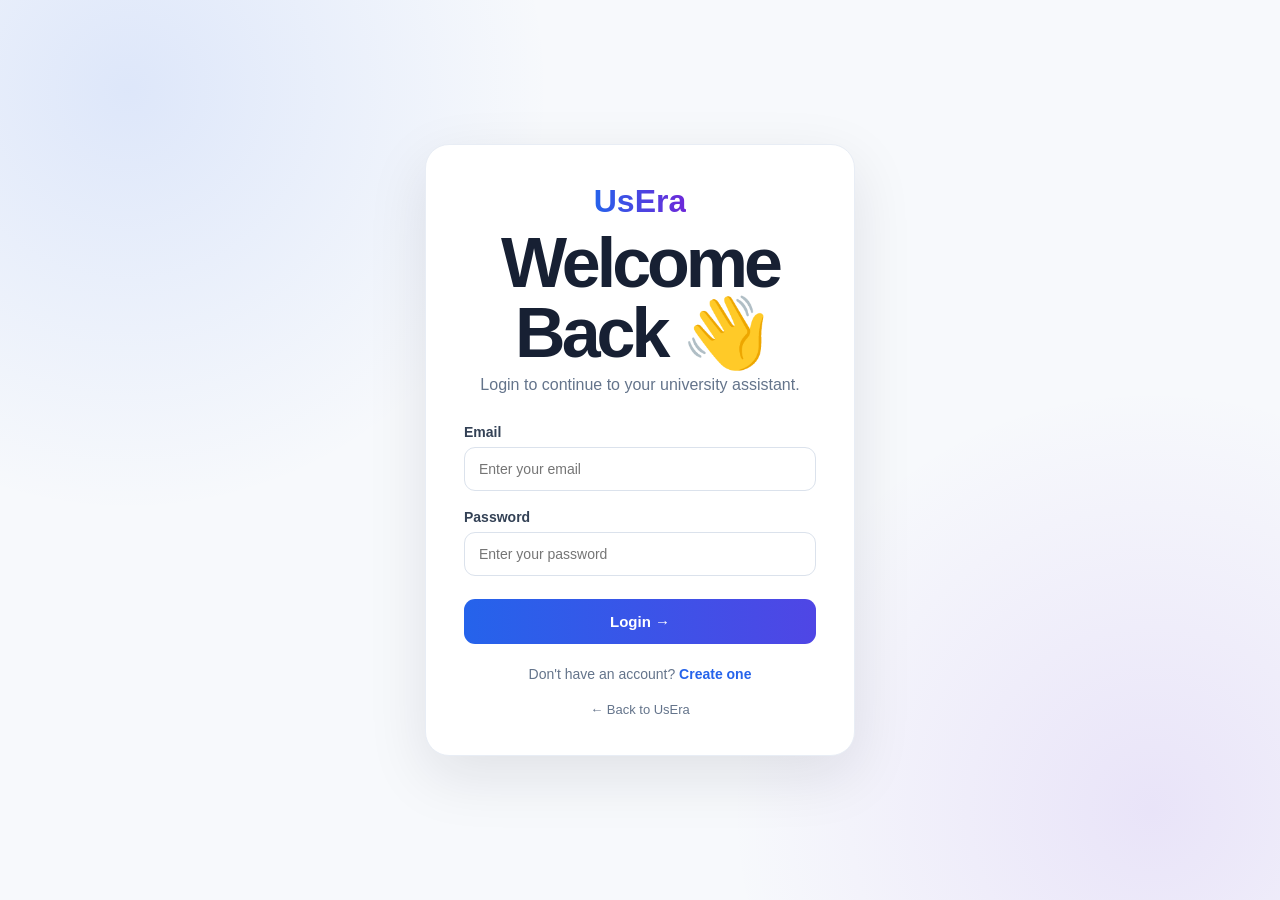
<file: login.html>
<!DOCTYPE html>
<html lang="en">

<head>
    <meta charset="UTF-8">
    <meta name="viewport" content="width=device-width, initial-scale=1.0">

    <title>Login - UsEra</title>

    <link rel="stylesheet" href="style.css">

    <style>
        .auth-page {
            min-height: 100vh;
            display: flex;
            align-items: center;
            justify-content: center;
            padding: 30px 20px;
            background:
                radial-gradient(circle at 10% 10%, rgba(37, 99, 235, 0.12), transparent 30%),
                radial-gradient(circle at 90% 90%, rgba(109, 40, 217, 0.10), transparent 30%),
                #f7f9fc;
        }

        .auth-card {
            width: 100%;
            max-width: 430px;
            background: white;
            padding: 38px;
            border-radius: 24px;
            box-shadow: 0 20px 60px rgba(15, 23, 42, 0.10);
            border: 1px solid #e8edf5;
        }

        .auth-logo {
            text-align: center;
            font-size: 32px;
            font-weight: 800;
            color: #111827;
            margin-bottom: 8px;
        }

        .auth-logo span {
            background: linear-gradient(90deg, #2563eb, #6d28d9);
            -webkit-background-clip: text;
            background-clip: text;
            -webkit-text-fill-color: transparent;
        }

        .auth-subtitle {
            text-align: center;
            color: #64748b;
            margin-bottom: 30px;
        }

        .auth-card h1 {
            text-align: center;
            margin-bottom: 8px;
            color: #172033;
        }

        .input-group {
            margin-bottom: 18px;
        }

        .input-group label {
            display: block;
            margin-bottom: 7px;
            color: #334155;
            font-size: 14px;
            font-weight: 600;
        }

        .input-group input {
            width: 100%;
            box-sizing: border-box;
            padding: 13px 14px;
            border: 1px solid #dbe2ec;
            border-radius: 11px;
            outline: none;
            font-size: 14px;
            transition: 0.2s;
        }

        .input-group input:focus {
            border-color: #4f7cff;
            box-shadow: 0 0 0 4px rgba(79, 124, 255, 0.10);
        }

        .auth-button {
            width: 100%;
            padding: 14px;
            border: none;
            border-radius: 11px;
            background: linear-gradient(90deg, #2563eb, #4f46e5);
            color: white;
            font-size: 15px;
            font-weight: 700;
            cursor: pointer;
            margin-top: 5px;
        }

        .auth-button:hover {
            transform: translateY(-1px);
        }

        .auth-message {
            text-align: center;
            margin-top: 15px;
            font-size: 13px;
            color: #64748b;
        }

        .auth-switch {
            text-align: center;
            margin-top: 22px;
            color: #64748b;
            font-size: 14px;
        }

        .auth-switch a {
            color: #2563eb;
            font-weight: 700;
            text-decoration: none;
        }

        .back-home {
            display: block;
            text-align: center;
            margin-top: 20px;
            color: #64748b;
            text-decoration: none;
            font-size: 13px;
        }

        @media (max-width: 500px) {
            .auth-card {
                padding: 28px 20px;
            }
        }
    </style>
</head>

<body>

    <main class="auth-page">

        <div class="auth-card">

            <div class="auth-logo">
                <span>UsEra</span>
            </div>

            <h1>Welcome Back 👋</h1>

            <p class="auth-subtitle">
                Login to continue to your university assistant.
            </p>

            <form onsubmit="loginUser(event)">

                <div class="input-group">
                    <label>Email</label>
                    <input
                        type="email"
                        id="loginEmail"
                        placeholder="Enter your email"
                        required
                    >
                </div>

                <div class="input-group">
                    <label>Password</label>
                    <input
                        type="password"
                        id="loginPassword"
                        placeholder="Enter your password"
                        required
                    >
                </div>

                <button class="auth-button" type="submit">
                    Login →
                </button>

            </form>

            <div id="loginMessage" class="auth-message"></div>

            <div class="auth-switch">
                Don't have an account?
                <a href="signup.html">Create one</a>
            </div>

            <a href="index.html" class="back-home">
                ← Back to UsEra
            </a>

        </div>

    </main>


    <script>

        function loginUser(event) {

            event.preventDefault();

            const email =
                document.getElementById("loginEmail").value;

            const password =
                document.getElementById("loginPassword").value;

            const message =
                document.getElementById("loginMessage");

            /*
             * Temporary frontend login.
             * Real database authentication will be added later.
             */

            const savedUser =
                JSON.parse(localStorage.getItem("user"));

            if (
                savedUser &&
                savedUser.email === email &&
                savedUser.password === password
            ) {

                localStorage.setItem("loggedIn", "true");
                localStorage.setItem("loggedInUser", JSON.stringify(savedUser));

                message.style.color = "#059669";
                message.innerText =
                    "✅ Login successful!";

                setTimeout(function () {
                    window.location.href = "index.html";
                }, 700);

            } else {

                message.style.color = "#dc2626";
                message.innerText =
                    "❌ Email or password is incorrect.";
            }
        }

    </script>

</body>
</html>
</file>
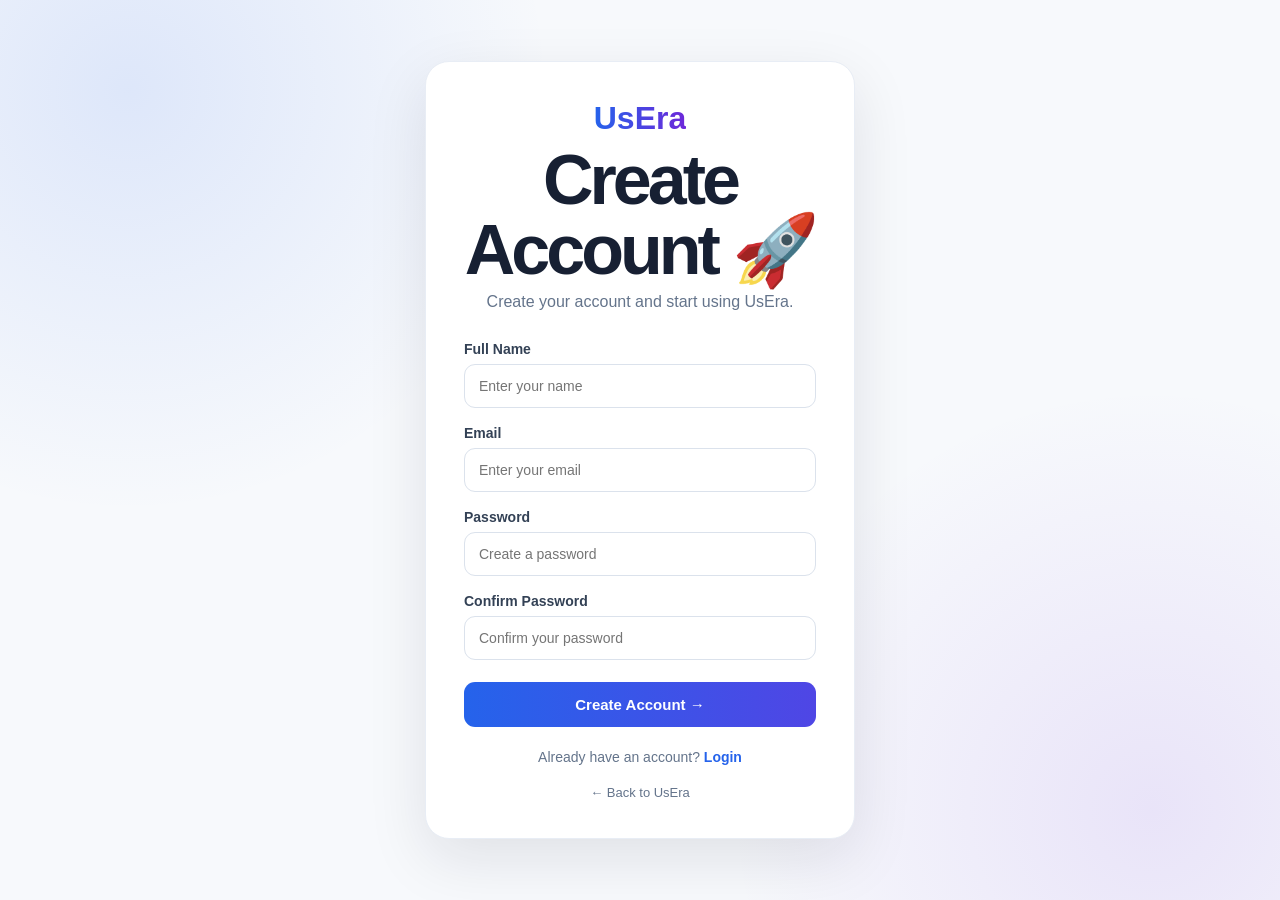
<file: signup.html>
<!DOCTYPE html>
<html lang="en">

<head>
    <meta charset="UTF-8">
    <meta name="viewport" content="width=device-width, initial-scale=1.0">

    <title>Sign Up - UsEra</title>

    <link rel="stylesheet" href="style.css">

    <style>
        .auth-page {
            min-height: 100vh;
            display: flex;
            align-items: center;
            justify-content: center;
            padding: 30px 20px;
            background:
                radial-gradient(circle at 10% 10%, rgba(37, 99, 235, 0.12), transparent 30%),
                radial-gradient(circle at 90% 90%, rgba(109, 40, 217, 0.10), transparent 30%),
                #f7f9fc;
        }

        .auth-card {
            width: 100%;
            max-width: 430px;
            background: white;
            padding: 38px;
            border-radius: 24px;
            box-shadow: 0 20px 60px rgba(15, 23, 42, 0.10);
            border: 1px solid #e8edf5;
        }

        .auth-logo {
            text-align: center;
            font-size: 32px;
            font-weight: 800;
            margin-bottom: 8px;
        }

        .auth-logo span {
            background: linear-gradient(90deg, #2563eb, #6d28d9);
            -webkit-background-clip: text;
            -webkit-text-fill-color: transparent;
        }

        .auth-card h1 {
            text-align: center;
            margin-bottom: 8px;
            color: #172033;
        }

        .auth-subtitle {
            text-align: center;
            color: #64748b;
            margin-bottom: 30px;
        }

        .input-group {
            margin-bottom: 17px;
        }

        .input-group label {
            display: block;
            margin-bottom: 7px;
            color: #334155;
            font-size: 14px;
            font-weight: 600;
        }

        .input-group input {
            width: 100%;
            box-sizing: border-box;
            padding: 13px 14px;
            border: 1px solid #dbe2ec;
            border-radius: 11px;
            outline: none;
            font-size: 14px;
        }

        .input-group input:focus {
            border-color: #4f7cff;
            box-shadow: 0 0 0 4px rgba(79, 124, 255, 0.10);
        }

        .auth-button {
            width: 100%;
            padding: 14px;
            border: none;
            border-radius: 11px;
            background: linear-gradient(90deg, #2563eb, #4f46e5);
            color: white;
            font-size: 15px;
            font-weight: 700;
            cursor: pointer;
            margin-top: 5px;
        }

        .auth-message {
            text-align: center;
            margin-top: 15px;
            font-size: 13px;
        }

        .auth-switch {
            text-align: center;
            margin-top: 22px;
            color: #64748b;
            font-size: 14px;
        }

        .auth-switch a {
            color: #2563eb;
            font-weight: 700;
            text-decoration: none;
        }

        .back-home {
            display: block;
            text-align: center;
            margin-top: 20px;
            color: #64748b;
            text-decoration: none;
            font-size: 13px;
        }
    </style>
</head>

<body>

    <main class="auth-page">

        <div class="auth-card">

            <div class="auth-logo">
                <span>UsEra</span>
            </div>

            <h1>Create Account 🚀</h1>

            <p class="auth-subtitle">
                Create your account and start using UsEra.
            </p>

            <form onsubmit="signupUser(event)">

                <div class="input-group">
                    <label>Full Name</label>
                    <input
                        type="text"
                        id="signupName"
                        placeholder="Enter your name"
                        required
                    >
                </div>

                <div class="input-group">
                    <label>Email</label>
                    <input
                        type="email"
                        id="signupEmail"
                        placeholder="Enter your email"
                        required
                    >
                </div>

                <div class="input-group">
                    <label>Password</label>
                    <input
                        type="password"
                        id="signupPassword"
                        placeholder="Create a password"
                        minlength="6"
                        required
                    >
                </div>

                <div class="input-group">
                    <label>Confirm Password</label>
                    <input
                        type="password"
                        id="confirmPassword"
                        placeholder="Confirm your password"
                        minlength="6"
                        required
                    >
                </div>

                <button class="auth-button" type="submit">
                    Create Account →
                </button>

            </form>

            <div id="signupMessage" class="auth-message"></div>

            <div class="auth-switch">
                Already have an account?
                <a href="login.html">Login</a>
            </div>

            <a href="index.html" class="back-home">
                ← Back to UsEra
            </a>

        </div>

    </main>


    <script>

        function signupUser(event) {

            event.preventDefault();

            const name =
                document.getElementById("signupName").value;

            const email =
                document.getElementById("signupEmail").value;

            const password =
                document.getElementById("signupPassword").value;

            const confirmPassword =
                document.getElementById("confirmPassword").value;

            const message =
                document.getElementById("signupMessage");


            if (password !== confirmPassword) {

                message.style.color = "#dc2626";

                message.innerText =
                    "❌ Passwords do not match.";

                return;
            }


            const user = {
                name: name,
                email: email,
                password: password
            };


            localStorage.setItem(
                "user",
                JSON.stringify(user)
            );


            message.style.color = "#059669";

            message.innerText =
                "✅ Account created successfully!";


            setTimeout(function () {

                window.location.href = "login.html";

            }, 900);
        }

    </script>

</body>
</html>
</file>
<file: style.css>
* {
    margin: 0;
    padding: 0;
    box-sizing: border-box;
}

body {
    font-family: Arial, sans-serif;
    background: #f7f8fc;
    color: #111827;
}

/* HEADER */

header {
    height: 75px;
    padding: 0 8%;
    display: flex;
    align-items: center;
    justify-content: space-between;
    background: white;
    border-bottom: 1px solid #e5e7eb;
}

.logo {
    font-size: 30px;
    font-weight: 800;
    letter-spacing: -1px;
}

nav {
    display: flex;
    gap: 35px;
}

nav a {
    text-decoration: none;
    color: #4b5563;
    font-size: 15px;
}

nav a:hover {
    color: #111827;
}


/* HERO */

.hero {
    min-height: 620px;
    padding: 80px 8%;
    display: flex;
    align-items: center;
    justify-content: space-between;
    gap: 60px;
}

.hero-text {
    max-width: 570px;
}

.tagline,
.section-tag {
    font-size: 12px;
    font-weight: 700;
    letter-spacing: 2px;
    color: #6b7280;
    margin-bottom: 20px;
}

h1 {
    font-size: 70px;
    line-height: 1;
    letter-spacing: -4px;
    margin-bottom: 25px;
}

h1 span {
    color: #6366f1;
}

.description {
    color: #6b7280;
    font-size: 18px;
    line-height: 1.7;
    max-width: 500px;
    margin-bottom: 30px;
}

button {
    border: none;
    background: #111827;
    color: white;
    padding: 15px 25px;
    border-radius: 10px;
    font-size: 15px;
    cursor: pointer;
}

button:hover {
    background: #374151;
}


/* CHAT CARD */

.chat-card {
    width: 390px;
    background: white;
    border: 1px solid #e5e7eb;
    border-radius: 20px;
    padding: 20px;
    box-shadow: 0 20px 50px rgba(0, 0, 0, 0.08);
}

.chat-header {
    display: flex;
    align-items: center;
    gap: 10px;
    padding-bottom: 18px;
    border-bottom: 1px solid #eee;
}

.chat-header span {
    margin-left: auto;
    font-size: 12px;
    color: #6b7280;
}

.status {
    width: 9px;
    height: 9px;
    border-radius: 50%;
    background: #22c55e;
}

.chat-message {
    padding: 13px 15px;
    border-radius: 12px;
    margin-top: 15px;
    font-size: 14px;
    line-height: 1.5;
    max-width: 85%;
}

.ai {
    background: #f1f3f8;
}

.user {
    background: #111827;
    color: white;
    margin-left: auto;
}

.chat-input {
    display: flex;
    gap: 8px;
    margin-top: 20px;
}

.chat-input input {
    flex: 1;
    border: 1px solid #ddd;
    border-radius: 9px;
    padding: 12px;
    outline: none;
}

.chat-input button {
    padding: 10px 14px;
}


/* FEATURES */

.features-section {
    background: white;
    padding: 90px 8%;
}

.features-section h2,
.about-section h2 {
    font-size: 45px;
    letter-spacing: -2px;
    margin-bottom: 45px;
}

.features {
    display: grid;
    grid-template-columns: repeat(4, 1fr);
    gap: 20px;
}

.feature-card {
    padding: 28px;
    border: 1px solid #e5e7eb;
    border-radius: 16px;
    transition: 0.2s;
}

.feature-card:hover {
    transform: translateY(-5px);
    box-shadow: 0 15px 35px rgba(0, 0, 0, 0.07);
}

.icon {
    font-size: 30px;
    margin-bottom: 20px;
}

.feature-card h3 {
    margin-bottom: 12px;
}

.feature-card p {
    color: #6b7280;
    line-height: 1.6;
    font-size: 14px;
}


/* ABOUT */

.about-section {
    padding: 90px 8%;
    text-align: center;
}

.about-section p:last-child {
    max-width: 650px;
    margin: auto;
    color: #6b7280;
    line-height: 1.7;
}


/* FOOTER */

footer {
    padding: 30px;
    text-align: center;
    background: #111827;
    color: white;
    font-size: 13px;
}


/* MOBILE */

@media (max-width: 900px) {

    .hero {
        flex-direction: column;
        text-align: center;
    }

    .description {
        margin-left: auto;
        margin-right: auto;
    }

    .features {
        grid-template-columns: 1fr 1fr;
    }

    h1 {
        font-size: 55px;
    }
}

@media (max-width: 600px) {

    header {
        padding: 0 5%;
    }

    nav {
        display: none;
    }

    .hero {
        padding: 60px 5%;
    }

    .chat-card {
        width: 100%;
    }

    .features-section {
        padding: 60px 5%;
    }

    .features {
        grid-template-columns: 1fr;
    }
}
/* CHAT PAGE */

.chat-page {
    min-height: calc(100vh - 75px);
    padding: 50px 8%;
    display: flex;
    justify-content: center;
    background: #f7f8fc;
}

.chat-container {
    width: 800px;
    height: 650px;
    background: white;
    border: 1px solid #e5e7eb;
    border-radius: 20px;
    display: flex;
    flex-direction: column;
    overflow: hidden;
    box-shadow: 0 20px 50px rgba(0, 0, 0, 0.08);
}

.chat-title {
    display: flex;
    align-items: center;
    gap: 15px;
    padding: 25px;
    border-bottom: 1px solid #eee;
}

.chat-title h1 {
    font-size: 22px;
    letter-spacing: -0.5px;
    margin: 0 0 5px 0;
}

.chat-title p {
    color: #6b7280;
    font-size: 14px;
}

.messages {
    flex: 1;
    padding: 25px;
    overflow-y: auto;
}

.message {
    max-width: 70%;
    padding: 14px 17px;
    border-radius: 14px;
    margin-bottom: 15px;
    font-size: 14px;
    line-height: 1.6;
}

.ai-message {
    background: #f1f3f8;
}

.user-message {
    background: #111827;
    color: white;
    margin-left: auto;
}

.chat-box {
    display: flex;
    gap: 10px;
    padding: 20px;
    border-top: 1px solid #eee;
}

.chat-box input {
    flex: 1;
    padding: 15px;
    border: 1px solid #ddd;
    border-radius: 10px;
    outline: none;
    font-size: 14px;
}

.chat-box button {
    width: 50px;
    padding: 0;
}

@media (max-width: 700px) {

    .chat-page {
        padding: 20px 5%;
    }

    .chat-container {
        height: calc(100vh - 120px);
    }

    .message {
        max-width: 85%;
    }
}

/* ===== UsEra Final UI Polish ===== */

html {
    scroll-behavior: smooth;
}

body {
    overflow-x: hidden;
}

.logo {
    font-weight: 800;
    letter-spacing: -0.5px;
}

nav a {
    transition: 0.2s ease;
}

nav a:hover {
    opacity: 0.65;
}


/* Hero button */

.hero button {
    transition: transform 0.2s ease, box-shadow 0.2s ease;
}

.hero button:hover {
    transform: translateY(-2px);
    box-shadow: 0 8px 20px rgba(0, 0, 0, 0.12);
}


/* Feature cards */

.feature-card {
    text-decoration: none;
    color: inherit;
    display: block;
    transition: transform 0.25s ease, box-shadow 0.25s ease;
}

.feature-card:hover {
    transform: translateY(-6px);
    box-shadow: 0 15px 35px rgba(0, 0, 0, 0.10);
}

.feature-card .icon {
    transition: transform 0.25s ease;
}

.feature-card:hover .icon {
    transform: scale(1.08);
}


/* Chat preview */

.chat-card {
    transition: transform 0.25s ease, box-shadow 0.25s ease;
}

.chat-card:hover {
    transform: translateY(-4px);
    box-shadow: 0 18px 40px rgba(0, 0, 0, 0.10);
}


/* Mobile */

@media (max-width: 700px) {

    .hero {
        padding-top: 40px;
    }

    .hero-text h1 {
        font-size: 42px;
    }

    .features {
        grid-template-columns: 1fr;
    }

    nav {
        gap: 12px;
    }
}

/* ================================
   AUTH BUTTONS
================================ */

.auth-buttons {
    display: flex;
    align-items: center;
    gap: 10px;
    margin-left: 20px;
}

.login-btn,
.signup-btn {
    text-decoration: none;
    padding: 9px 17px;
    border-radius: 9px;
    font-size: 14px;
    font-weight: 600;
    transition: 0.2s ease;
}

.login-btn {
    color: #1e293b;
    background: transparent;
    border: 1px solid #dbe2ec;
}

.login-btn:hover {
    background: #f1f5f9;
}

.signup-btn {
    color: white;
    background: linear-gradient(90deg, #2563eb, #4f46e5);
    border: 1px solid transparent;
    box-shadow: 0 5px 15px rgba(37, 99, 235, 0.18);
}

.signup-btn:hover {
    transform: translateY(-1px);
    box-shadow: 0 8px 20px rgba(37, 99, 235, 0.25);
}


/* Mobile */

@media (max-width: 700px) {

    header {
        flex-wrap: wrap;
        gap: 12px;
    }

    .auth-buttons {
        margin-left: auto;
    }

    .login-btn,
    .signup-btn {
        padding: 8px 12px;
        font-size: 13px;
    }
}

/* =========================================
   USAERA PREMIUM HOME PAGE
========================================= */

/* Header upgrade */

header {
    position: sticky;
    top: 0;
    z-index: 1000;
    height: 72px;
    padding: 0 6%;
    background: rgba(255, 255, 255, 0.92);
    backdrop-filter: blur(14px);
    border-bottom: 1px solid rgba(226, 232, 240, 0.8);
}

.logo {
    font-size: 29px;
    background: linear-gradient(90deg, #2563eb, #6d28d9);
    -webkit-background-clip: text;
    background-clip: text;
    -webkit-text-fill-color: transparent;
}

nav a {
    font-weight: 600;
    color: #475569;
}

nav a:hover {
    color: #2563eb;
    opacity: 1;
}


/* =========================================
   HERO
========================================= */

.hero {
    position: relative;
    min-height: 650px;
    padding: 85px 7%;
    overflow: hidden;
    background:
        radial-gradient(circle at 85% 20%, rgba(99, 102, 241, 0.13), transparent 28%),
        radial-gradient(circle at 10% 80%, rgba(37, 99, 235, 0.10), transparent 25%),
        linear-gradient(135deg, #f8fbff, #f7f7ff);
}

.hero::before {
    content: "";
    position: absolute;
    width: 420px;
    height: 420px;
    border: 1px solid rgba(99, 102, 241, 0.08);
    border-radius: 50%;
    right: -150px;
    top: -130px;
}

.hero::after {
    content: "";
    position: absolute;
    width: 280px;
    height: 280px;
    border: 1px solid rgba(37, 99, 235, 0.08);
    border-radius: 50%;
    left: -130px;
    bottom: -120px;
}

.hero-text {
    position: relative;
    z-index: 2;
}

.tagline {
    color: #4f46e5;
    font-size: 11px;
    font-weight: 800;
    letter-spacing: 2.5px;
}

.hero-text h1 {
    font-size: clamp(52px, 7vw, 78px);
    line-height: 0.98;
    letter-spacing: -5px;
    margin-bottom: 28px;
    color: #0f172a;
}

.hero-text h1 span {
    background: linear-gradient(90deg, #2563eb, #7c3aed);
    -webkit-background-clip: text;
    background-clip: text;
    -webkit-text-fill-color: transparent;
}

.description {
    color: #64748b;
    font-size: 17px;
    line-height: 1.8;
}

.hero button {
    padding: 15px 25px;
    border-radius: 12px;
    background: linear-gradient(90deg, #2563eb, #4f46e5);
    font-weight: 700;
    box-shadow: 0 10px 25px rgba(37, 99, 235, 0.22);
}

.hero button:hover {
    background: linear-gradient(90deg, #1d4ed8, #4338ca);
}


/* =========================================
   CHAT PREVIEW
========================================= */

.chat-card {
    position: relative;
    z-index: 2;
    width: 410px;
    padding: 22px;
    border-radius: 24px;
    border: 1px solid rgba(226, 232, 240, 0.9);
    box-shadow:
        0 30px 70px rgba(15, 23, 42, 0.10),
        0 5px 20px rgba(37, 99, 235, 0.06);
}

.chat-header {
    padding-bottom: 17px;
}

.chat-header strong {
    color: #172033;
}

.status {
    box-shadow: 0 0 0 5px rgba(34, 197, 94, 0.10);
}

.chat-message {
    border-radius: 15px;
}

.ai {
    background: #f1f5ff;
    border: 1px solid #e3eaff;
}

.user {
    background: linear-gradient(135deg, #1e293b, #334155);
}

.chat-input {
    background: #f8fafc;
    padding: 5px;
    border-radius: 12px;
}

.chat-input input {
    border: none;
    background: transparent;
}

.chat-input button {
    border-radius: 9px;
    background: #2563eb;
}


/* =========================================
   FEATURES
========================================= */

.features-section {
    padding: 100px 7%;
    background: white;
}

.features-section .section-tag,
.about-section .section-tag {
    color: #4f46e5;
}

.features-section h2,
.about-section h2 {
    font-size: clamp(36px, 5vw, 52px);
    line-height: 1.05;
    color: #0f172a;
    letter-spacing: -2.5px;
}

.features {
    gap: 18px;
}

.feature-card {
    position: relative;
    padding: 30px;
    min-height: 190px;
    border: 1px solid #e5eaf2;
    border-radius: 20px;
    background: linear-gradient(145deg, #ffffff, #fafcff);
    overflow: hidden;
}

.feature-card::after {
    content: "";
    position: absolute;
    width: 100px;
    height: 100px;
    right: -45px;
    bottom: -45px;
    border-radius: 50%;
    background: rgba(99, 102, 241, 0.07);
    transition: 0.3s ease;
}

.feature-card:hover::after {
    transform: scale(1.8);
}

.feature-card:hover {
    transform: translateY(-8px);
    border-color: #d7ddff;
    box-shadow: 0 20px 45px rgba(15, 23, 42, 0.09);
}

.feature-card .icon {
    display: flex;
    align-items: center;
    justify-content: center;
    width: 52px;
    height: 52px;
    border-radius: 15px;
    background: #eef2ff;
    font-size: 25px;
}

.feature-card h3 {
    font-size: 18px;
    color: #172033;
}

.feature-card p {
    color: #64748b;
}


/* =========================================
   ABOUT
========================================= */

.about-section {
    position: relative;
    padding: 110px 7%;
    background:
        radial-gradient(circle at 50% 0%, rgba(99, 102, 241, 0.08), transparent 35%),
        #f8fafc;
}

.about-section h2 {
    margin-bottom: 20px;
}

.about-section p:last-child {
    font-size: 16px;
    max-width: 700px;
}


/* =========================================
   FOOTER
========================================= */

footer {
    padding: 35px 20px;
    background: #0f172a;
    color: #cbd5e1;
}

footer p {
    margin: 0;
}


/* =========================================
   AUTH BUTTONS - HEADER
========================================= */

.auth-buttons {
    margin-left: 0;
}

.login-btn {
    color: #334155;
    background: white;
    border-color: #dbe2ec;
}

.login-btn:hover {
    color: #2563eb;
    background: #f8fafc;
}

.signup-btn {
    padding: 10px 18px;
    border-radius: 10px;
}


/* =========================================
   HOME MOBILE
========================================= */

@media (max-width: 900px) {

    header {
        padding: 0 4%;
    }

    .hero {
        min-height: auto;
        padding: 70px 6%;
    }

    .hero-text {
        max-width: 650px;
    }

    .chat-card {
        width: min(410px, 100%);
    }

    .features {
        grid-template-columns: 1fr 1fr;
    }
}


@media (max-width: 700px) {

    header {
        height: auto;
        min-height: 70px;
        padding: 12px 5%;
    }

    .logo {
        font-size: 25px;
    }

    nav {
        display: none;
    }

    .auth-buttons {
        margin-left: auto;
    }

    .login-btn,
    .signup-btn {
        padding: 8px 11px;
        font-size: 12px;
    }

    .hero {
        padding: 55px 5% 65px;
        text-align: center;
    }

    .hero-text h1 {
        font-size: 48px;
        letter-spacing: -3px;
    }

    .description {
        font-size: 15px;
    }

    .features-section {
        padding: 70px 5%;
    }

    .features {
        grid-template-columns: 1fr;
    }

    .feature-card {
        min-height: auto;
    }

    .about-section {
        padding: 75px 5%;
    }
}
</file>
